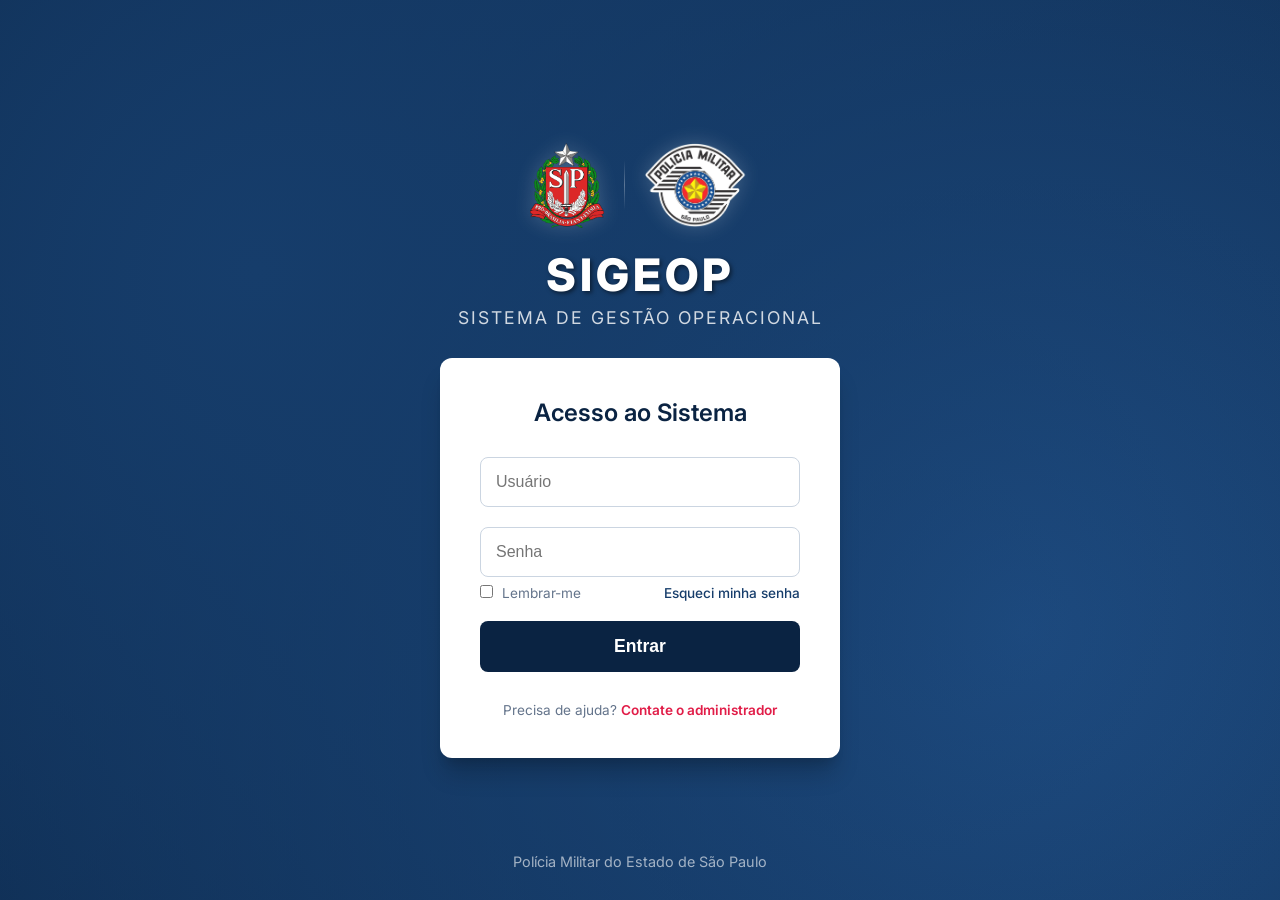
<file: frontend/index.html>
<!DOCTYPE html>
<html lang="pt-BR">

<head>
    <meta charset="UTF-8">
    <title>SIGEOP</title>
    <link rel="icon" href="styles/img/logoPMESP.png" type="image/png" sizes="32x32">
    <link rel="stylesheet" href="styles/style.css">
    <link href="https://fonts.googleapis.com/css2?family=Inter:wght@300;400;600&display=swap" rel="stylesheet">
</head>

<body>

    <div class="background"></div>

    <div class="login-container">
        <div class="logo">
            <div class="brasoes-container">
                <img src="styles/img/logoSSP.png" alt="Logo SSP" class="brasao">
                <div class="divisor-vertical"></div>
                <img src="styles/img/logoPMESP.png" alt="Logo PMESP" class="brasao">
            </div>
            <h1>SIGEOP</h1>
            <p>Sistema de Gestão Operacional</p>
        </div>

        <form class="login-box">
            <h2>Acesso ao Sistema</h2>

            <div class="input-group">
                <input type="text" placeholder="Usuário" required>
            </div>

            <div class="input-group">
                <input type="password" placeholder="Senha" required>
                <div class="login-helper">
                    <label><input type="checkbox"> Lembrar-me</label>
                    <a href="#" class="forgot-password">Esqueci minha senha</a>
                </div>
            </div>

            <button type="button" onclick="entrar()">Entrar</button>

            <div class="suporte-link">
                Precisa de ajuda? <a href="#">Contate o administrador</a>
            </div>
        </form>

        <div class="footer">
            <p>Polícia Militar do Estado de São Paulo</p>
        </div>
    </div>

    <script>
        function entrar() {
            const usuarioInput = document.querySelector('input[type="text"]').value;
            const senhaInput = document.querySelector('input[type="password"]').value;
            const botao = document.querySelector('.login-box button');

            // Simulação de credenciais (ADMIN / ADMIN)
            const usuarioCorreto = "ADMIN";
            const senhaCorreta = "ADMIN";

            // Efeito visual de processamento
            botao.disabled = true;
            botao.innerHTML = "Verificando...";
            botao.style.opacity = "0.7";
            botao.style.cursor = "not-allowed";

            setTimeout(() => {
                // Validação simples
                if (usuarioInput.toUpperCase() === usuarioCorreto && senhaInput === senhaCorreta) {

                    // Salva o nome do usuário para usar na Dashboard depois
                    localStorage.setItem("usuarioLogado", "Administrador do Sistema");

                    // Redireciona
                    window.location.href = "pages/dashboard.html";
                } else {
                    // Se errar, volta o botão ao normal e avisa
                    alert("❌ Usuário ou senha inválidos!");
                    botao.disabled = false;
                    botao.innerHTML = "Entrar";
                    botao.style.opacity = "1";
                    botao.style.cursor = "pointer";

                    // Limpa o campo de senha para nova tentativa
                    document.querySelector('input[type="password"]').value = "";
                }
            }, 800); // Aguarda 800ms para simular uma resposta do servidor
        }
        // Permite logar apertando a tecla Enter
        document.addEventListener('keypress', function (e) {
            if (e.key === 'Enter') {
                entrar();
            }
        });
    </script>

</body>

</html>
</file>
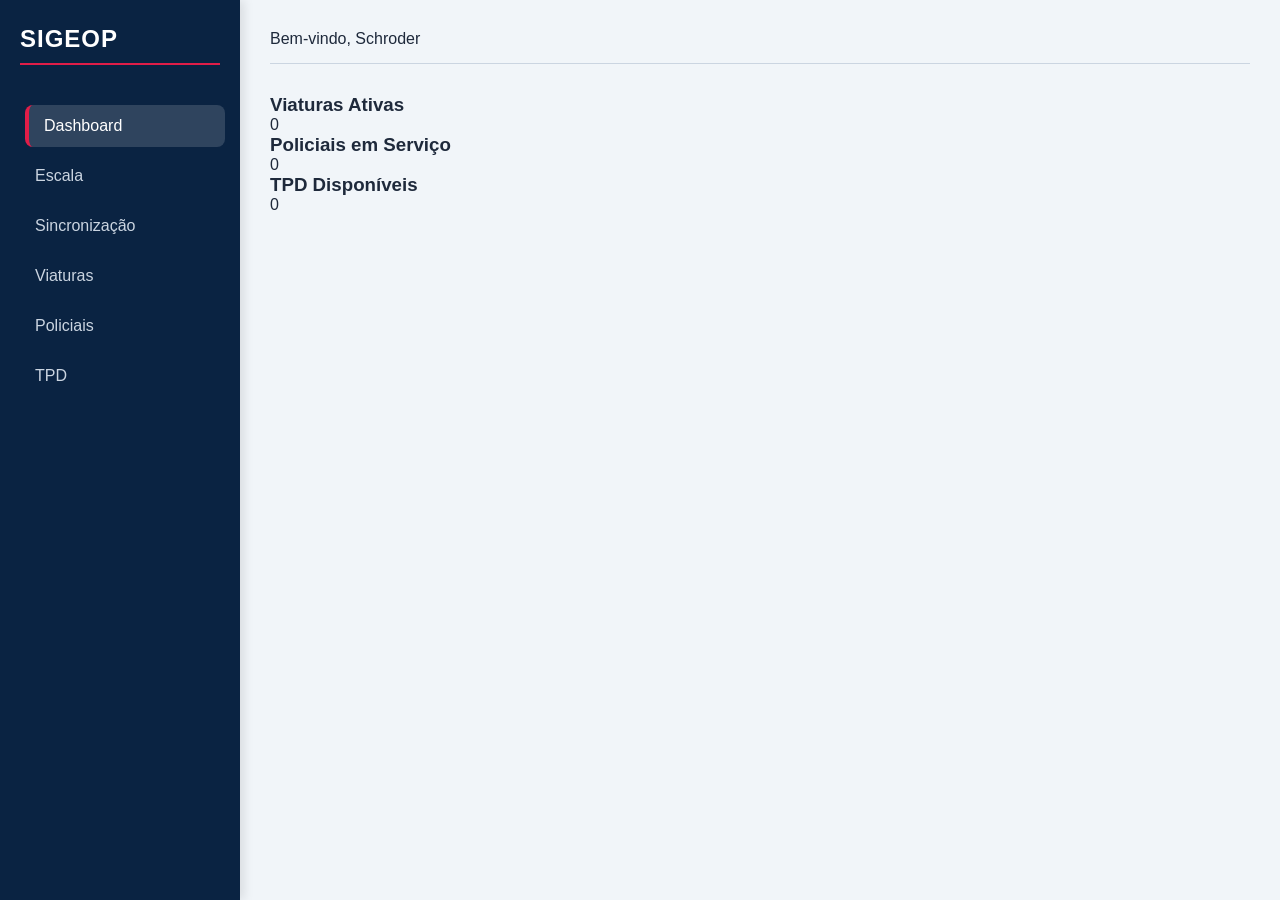
<file: frontend/pages/dashboard.html>
<!DOCTYPE html>
<html lang="pt-BR">

<head>
    <meta charset="UTF-8">
    <title>Dashboard - SIGEOP</title>
    <link rel="stylesheet" href="../styles/style.css">
</head>

<body>

    <div class="dashboard">

        <!-- MENU LATERAL -->
        <aside class="sidebar">
            <h2>SIGEOP</h2>

            <nav>
                <a href="dashboard.html" class="active">Dashboard</a>
                <a href="escala.html">Escala</a>
                <a href="sinc.html">Sincronização</a>
                <a href="#">Viaturas</a>
                <a href="#">Policiais</a>
                <a href="#">TPD</a>
            </nav>
        </aside>

        <!-- CONTEÚDO -->
        <main class="content">

            <header class="topbar">
                <span>Bem-vindo, Schroder</span>
            </header>

            <section class="cards">

                <div class="card">
                    <h3>Viaturas Ativas</h3>
                    <p>0</p>
                </div>

                <div class="card">
                    <h3>Policiais em Serviço</h3>
                    <p>0</p>
                </div>

                <div class="card">
                    <h3>TPD Disponíveis</h3>
                    <p>0</p>
                </div>

            </section>

        </main>

    </div>

</body>

</html>
</file>
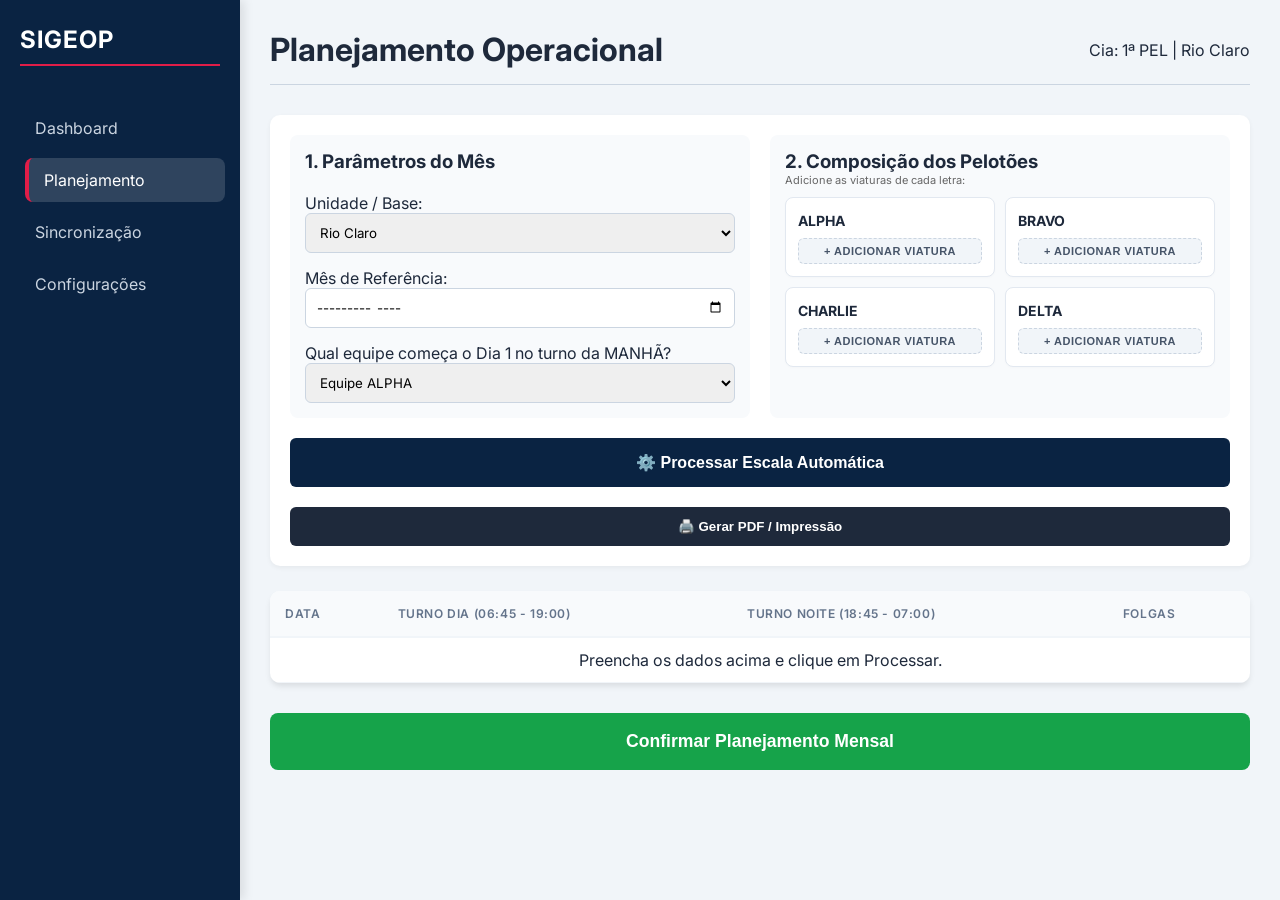
<file: frontend/pages/escala.html>
<!DOCTYPE html>
<html lang="pt-br">

<head>
    <meta charset="UTF-8">
    <meta name="viewport" content="width=device-width, initial-scale=1.0">
    <title>SIGEOP - Planejamento de Escala</title>
    <link rel="stylesheet" href="../styles/style.css">
    <link href="https://fonts.googleapis.com/css2?family=Inter:wght@400;600&display=swap" rel="stylesheet">
</head>

<body>
    <div class="dashboard">
        <aside class="sidebar">
            <h2>SIGEOP</h2>
            <a href="dashboard.html">Dashboard</a>
            <a href="escala.html" class="active">Planejamento</a>
            <a href="sinc.html">Sincronização</a>
            <a href="#">Configurações</a>
        </aside>

        <main class="content">
            <header class="topbar">
                <h1>Planejamento Operacional</h1>
                <div class="user-info">Cia: 1ª PEL | Rio Claro</div>
            </header>

            <section class="controls" style="display: grid; grid-template-columns: 1fr 1fr; gap: 20px;">

                <div style="background: #f8fafc; padding: 15px; border-radius: 8px;">
                    <h3>1. Parâmetros do Mês</h3><br>
                    <label>Unidade / Base:</label>
                    <select id="base-unidade" style="width: 100%; margin-bottom: 15px;">
                        <option value="rioClaro">Rio Claro</option>
                        <option value="itirapina">Itirapina</option>
                    </select>
                    <label>Mês de Referência:</label>
                    <input type="month" id="mes-planejamento" style="width: 100%; margin-bottom: 15px;">

                    <label>Qual equipe começa o Dia 1 no turno da MANHÃ?</label>
                    <select id="equipe-start" style="width: 100%;">
                        <option value="A">Equipe ALPHA</option>
                        <option value="B">Equipe BRAVO</option>
                        <option value="C">Equipe CHARLIE</option>
                        <option value="D">Equipe DELTA</option>
                    </select>
                </div>

                <div style="background: #f8fafc; padding: 15px; border-radius: 8px;">
                    <h3>2. Composição dos Pelotões</h3>
                    <p style="font-size: 11px; color: #666; margin-bottom: 10px;">Adicione as viaturas de cada letra:
                    </p>

                    <div style="display: grid; grid-template-columns: 1fr 1fr; gap: 10px;">
                        <div class="card-equipe-container">
                            <strong style="color: #1e293b; font-size: 14px;">ALPHA</strong>
                            <div id="lista-vtrs-A"></div>
                            <button onclick="addViatura('A')" class="btn-add-vtr">+ Adicionar Viatura</button>
                        </div>

                        <div class="card-equipe-container">
                            <strong style="color: #1e293b; font-size: 14px;">BRAVO</strong>
                            <div id="lista-vtrs-B"></div>
                            <button onclick="addViatura('B')" class="btn-add-vtr">+ Adicionar Viatura</button>
                        </div>

                        <div class="card-equipe-container">
                            <strong style="color: #1e293b; font-size: 14px;">CHARLIE</strong>
                            <div id="lista-vtrs-C"></div>
                            <button onclick="addViatura('C')" class="btn-add-vtr">+ Adicionar Viatura</button>
                        </div>

                        <div class="card-equipe-container">
                            <strong style="color: #1e293b; font-size: 14px;">DELTA</strong>
                            <div id="lista-vtrs-D"></div>
                            <button onclick="addViatura('D')" class="btn-add-vtr">+ Adicionar Viatura</button>
                        </div>
                    </div>
                </div>

                <button class="btn-primary"
                    style="grid-column: span 2; padding: 15px; font-size: 16px; cursor: pointer;"
                    onclick="gerarEscalaInteligente()">
                    ⚙️ Processar Escala Automática
                </button>

                <button onclick="imprimirEscala()"
                    style="grid-column: span 2; background: #1e293b; color: white; padding: 12px; border-radius: 6px; cursor: pointer; border: none; font-weight: 600;">
                    🖨️ Gerar PDF / Impressão
                </button>

            </section>
            <div class="tabela-container">
                <table class="tabela">
                    <thead>
                        <tr>
                            <th>Data</th>
                            <th>Turno DIA (06:45 - 19:00)</th>
                            <th>Turno NOITE (18:45 - 07:00)</th>
                            <th>Folgas</th>
                        </tr>
                    </thead>
                    <tbody id="corpo-escala">
                        <tr>
                            <td colspan="4" style="text-align: center;">Preencha os dados acima e clique em Processar.
                            </td>
                        </tr>
                    </tbody>
                </table>
            </div>

            <button class="finalizar" onclick="salvarPlanejamento()">
                Confirmar Planejamento Mensal
            </button>
        </main>
    </div>
    <datalist id="lista-prefixos"></datalist>
    <datalist id="lista-policiais"></datalist>

    <script src="../scripts/escala.js"></script>
</body>

</html>
</file>
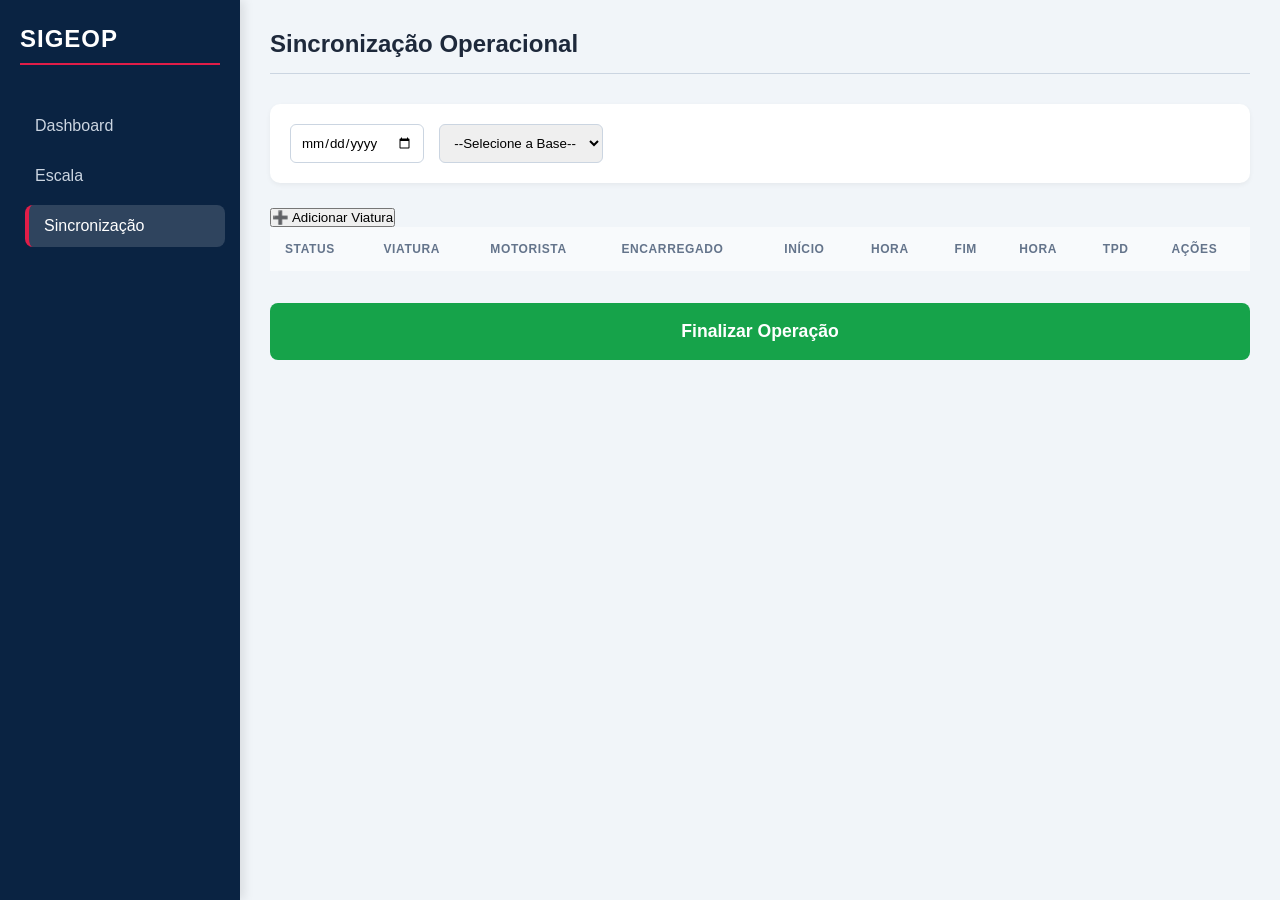
<file: frontend/pages/sinc.html>
<!DOCTYPE html>
<html lang="pt-BR">

<head>
    <meta charset="UTF-8">
    <title>Sincronização - SIGEOP</title>
    <link rel="stylesheet" href="../styles/style.css">
</head>

<body>

    <div class="dashboard">

        <aside class="sidebar">
            <h2>SIGEOP</h2>
            <nav>
                <a href="dashboard.html">Dashboard</a>
                <a href="escala.html">Escala</a>
                <a href="sinc.html" class="active">Sincronização</a>
            </nav>
        </aside>

        <main class="content">

            <header class="topbar">
                <h2>Sincronização Operacional</h2>
            </header>

            <div class="controls">
                <input type="date" id="data-servico">

                <select id="base-servico">
                    <option value="">--Selecione a Base--</option>
                    <option value="itirapina">Base Itirapina</option>
                    <option value="rioClaro">Base Rio Claro</option>
                </select>
            </div>

            <button onclick="adicionarLinha()">➕ Adicionar Viatura</button>

            <table class="tabela">
                <thead>
                    <tr>
                        <th>Status</th>
                        <th>Viatura</th>
                        <th>Motorista</th>
                        <th>Encarregado</th>
                        <th>Início</th>
                        <th>Hora</th>
                        <th>Fim</th>
                        <th>Hora</th>
                        <th>TPD</th>
                        <th>Ações</th>
                    </tr>
                </thead>

                <tbody>
                </tbody>
            </table>

            <button class="finalizar" onclick="salvarDados()">Finalizar Operação</button>

        </main>

    </div>

    <script src="../scripts/app.js"></script>

</body>

</html>
</file>
<file: frontend/styles/style.css>
:root {
    /* Cores Institucionais */
    --primary-blue: #0a2342;
    --secondary-blue: #163d6b;
    --accent-red: #e11d48;
    --accent-red-hover: #be123c;
    --success-green: #16a34a;

    /* Cores de Fundo e Texto */
    --bg-light: #f1f5f9;
    --white: #ffffff;
    --text-main: #1e293b;
    --text-muted: #64748b;
    --border-color: #cbd5e1;
}

* {
    margin: 0;
    padding: 0;
    box-sizing: border-box;
}

body {
    font-family: 'Inter', sans-serif;
    background: var(--bg-light);
    color: var(--text-main);
    height: 100vh;
    overflow: hidden;
}

/* EFEITOS DE LOGIN (Mantidos e Refinados) */
.background {
    position: absolute;
    width: 100%;
    height: 100%;
    background: radial-gradient(circle at 20% 30%, var(--secondary-blue), transparent),
        radial-gradient(circle at 80% 70%, #1f4e85, transparent);
    background-color: var(--primary-blue);
    z-index: -1;
}

/* TELA DE LOGIN - ESTILIZAÇÃO */

.login-container {
    height: 100vh;
    display: flex;
    flex-direction: column;
    justify-content: center;
    align-items: center;
    position: relative;
    z-index: 1;
}

.logo {
    text-align: center;
    margin-bottom: 30px;
    color: var(--white);
}

.logo h1 {
    font-size: 3rem;
    font-weight: 800;
    letter-spacing: 4px;
    margin-bottom: 5px;
    text-shadow: 0 4px 10px rgba(0, 0, 0, 0.3);
}

.logo p {
    font-size: 1.1rem;
    opacity: 0.8;
    text-transform: uppercase;
    letter-spacing: 2px;
}

.login-box {
    background: var(--white);
    padding: 40px;
    border-radius: 12px;
    width: 100%;
    max-width: 400px;
    box-shadow: 0 20px 25px -5px rgba(0, 0, 0, 0.2), 0 10px 10px -5px rgba(0, 0, 0, 0.1);
    display: flex;
    flex-direction: column;
    gap: 20px;
}

.login-box h2 {
    color: var(--primary-blue);
    font-size: 1.5rem;
    text-align: center;
    margin-bottom: 10px;
    font-weight: 600;
}

.login-box input {
    width: 100%;
    padding: 15px;
    border: 1px solid var(--border-color);
    border-radius: 8px;
    outline: none;
    font-size: 1rem;
    transition: border-color 0.3s;
}

.login-box input:focus {
    border-color: var(--secondary-blue);
    box-shadow: 0 0 0 3px rgba(22, 61, 107, 0.1);
}

.login-box button {
    background: var(--primary-blue);
    color: var(--white);
    padding: 15px;
    border: none;
    border-radius: 8px;
    font-size: 1.1rem;
    font-weight: 600;
    cursor: pointer;
    transition: all 0.3s ease;
}

.login-box button:hover {
    background: var(--secondary-blue);
    transform: translateY(-2px);
    box-shadow: 0 5px 15px rgba(0, 0, 0, 0.1);
}

.footer {
    position: absolute;
    bottom: 30px;
    color: var(--white);
    opacity: 0.6;
    font-size: 0.9rem;
    text-align: center;
    width: 100%;
}

/* LAYOUT PRINCIPAL */
.dashboard {
    display: flex;
    height: 100vh;
}

/* SIDEBAR */
.sidebar {
    width: 240px;
    background: var(--primary-blue);
    color: var(--white);
    padding: 25px 20px;
    display: flex;
    flex-direction: column;
    box-shadow: 4px 0 10px rgba(0, 0, 0, 0.1);
}

.sidebar h2 {
    font-size: 1.5rem;
    letter-spacing: 1px;
    margin-bottom: 40px;
    border-bottom: 2px solid var(--accent-red);
    padding-bottom: 10px;
}

.sidebar a {
    display: flex;
    align-items: center;
    color: #cbd5e1;
    text-decoration: none;
    padding: 12px 15px;
    margin-bottom: 8px;
    border-radius: 8px;
    transition: all 0.3s ease;
}

.sidebar a:hover,
.sidebar a.active {
    background: rgba(255, 255, 255, 0.1);
    color: var(--white);
    transform: translateX(5px);
}

.sidebar a.active {
    border-left: 4px solid var(--accent-red);
    background: rgba(255, 255, 255, 0.15);
}

/* CONTEÚDO PRINCIPAL */
.content {
    flex: 1;
    padding: 30px;
    overflow-y: auto;
}

.topbar {
    display: flex;
    justify-content: space-between;
    align-items: center;
    margin-bottom: 30px;
    padding-bottom: 15px;
    border-bottom: 1px solid var(--border-color);
}

/* CONTROLES E INPUTS */
.controls {
    display: flex;
    flex-wrap: wrap;
    gap: 15px;
    margin-bottom: 25px;
    background: var(--white);
    padding: 20px;
    border-radius: 10px;
    box-shadow: 0 2px 5px rgba(0, 0, 0, 0.05);
}

.controls input,
.controls select {
    padding: 10px;
    border: 1px solid var(--border-color);
    border-radius: 6px;
    outline: none;
    font-family: inherit;
}

/* TABELAS OPERACIONAIS */
.tabela-container {
    background: var(--white);
    border-radius: 10px;
    box-shadow: 0 4px 6px -1px rgba(0, 0, 0, 0.1);
    overflow: hidden;
}

.tabela {
    width: 100%;
    border-collapse: collapse;
}

.tabela th {
    background: #f8fafc;
    color: var(--text-muted);
    font-weight: 600;
    text-transform: uppercase;
    font-size: 0.75rem;
    letter-spacing: 0.05em;
    padding: 15px;
    text-align: left;
    border-bottom: 2px solid var(--bg-light);
}

.tabela td {
    padding: 12px 15px;
    border-bottom: 1px solid var(--bg-light);
}

.tabela tr:hover {
    background-color: #f1f5f9;
}

/* BOTÕES */
.btn-primary {
    background: var(--primary-blue);
    color: white;
    padding: 10px 20px;
    border: none;
    border-radius: 6px;
    cursor: pointer;
    font-weight: 600;
}

.finalizar {
    background: var(--success-green);
    color: white;
    padding: 18px;
    width: 100%;
    border: none;
    border-radius: 8px;
    font-size: 1.1rem;
    font-weight: bold;
    cursor: pointer;
    margin-top: 30px;
    transition: filter 0.3s;
}

.finalizar:hover {
    filter: brightness(1.1);
}

/* Estilo para os botões de adicionar viatura */
.btn-add-vtr {
    display: inline-flex;
    align-items: center;
    justify-content: center;
    background-color: #f1f5f9;
    /* Um cinza bem claro e limpo */
    color: #475569;
    /* Cinza escuro para o texto */
    border: 1px dashed #cbd5e1;
    /* Borda tracejada dá ideia de "espaço para adicionar" */
    padding: 6px 12px;
    font-size: 11px;
    font-weight: 600;
    text-transform: uppercase;
    letter-spacing: 0.5px;
    border-radius: 6px;
    cursor: pointer;
    transition: all 0.2s ease;
    width: 100%;
    /* Ocupa a largura total do card */
    margin-top: 8px;
}

.btn-add-vtr:hover {
    background-color: #e2e8f0;
    border-color: #94a3b8;
    color: #1e293b;
    box-shadow: 0 2px 4px rgba(0, 0, 0, 0.05);
}

.btn-add-vtr:active {
    transform: scale(0.98);
}

/* Pequeno ajuste nos cards de equipe para comportar os botões */
.card-equipe-container {
    border: 1px solid #e2e8f0;
    padding: 12px;
    border-radius: 8px;
    background: #ffffff;
    box-shadow: 0 1px 3px rgba(0, 0, 0, 0.02);
}

tbody tr {
    transition: background-color 0.3s ease;
    /* Faz a cor mudar suavemente */
}

.status {
    font-size: 1.2rem;
    text-align: center;
    width: 40px;
}

/* Estilização do Brasão */
/* Container dos Brasões */
.brasoes-container {
    display: flex;
    align-items: center;
    justify-content: center;
    gap: 20px;
    margin-bottom: 20px;
}

.brasao {
    height: 85px;
    /* Altura fixa para manter a proporção */
    width: auto;
    /* Efeito de "Glow" para destacar do fundo escuro */
    filter: drop-shadow(0 0 10px rgba(255, 255, 255, 0.2));
    transition: transform 0.3s ease;
}

.brasao:hover {
    transform: scale(1.05);
    /* Leve pulo ao passar o mouse */
}

/* Linha sutil entre os dois brasões */
.divisor-vertical {
    width: 1px;
    height: 50px;
    background: linear-gradient(to bottom, transparent, rgba(255, 255, 255, 0.3), transparent);
}

/* Ajuste no título para não ficar colado */
.logo h1 {
    font-size: 2.8rem;
    margin-top: 10px;
    text-shadow: 2px 2px 4px rgba(0, 0, 0, 0.5);
}

/* Ajustes na caixa de login */
.login-helper {
    display: flex;
    justify-content: space-between;
    align-items: center;
    margin-top: 8px;
    font-size: 0.85rem;
    color: var(--text-muted);
}

.forgot-password {
    color: var(--secondary-blue);
    text-decoration: none;
    font-weight: 500;
}

.forgot-password:hover {
    text-decoration: underline;
}

/* Link de Suporte */
.suporte-link {
    text-align: center;
    font-size: 0.85rem;
    color: var(--text-muted);
    margin-top: 10px;
}

.suporte-link a {
    color: var(--accent-red);
    text-decoration: none;
    font-weight: 600;
}

/* Checkbox simples */
.login-helper input[type="checkbox"] {
    width: auto;
    margin-right: 5px;
    cursor: pointer;
}
</file>
